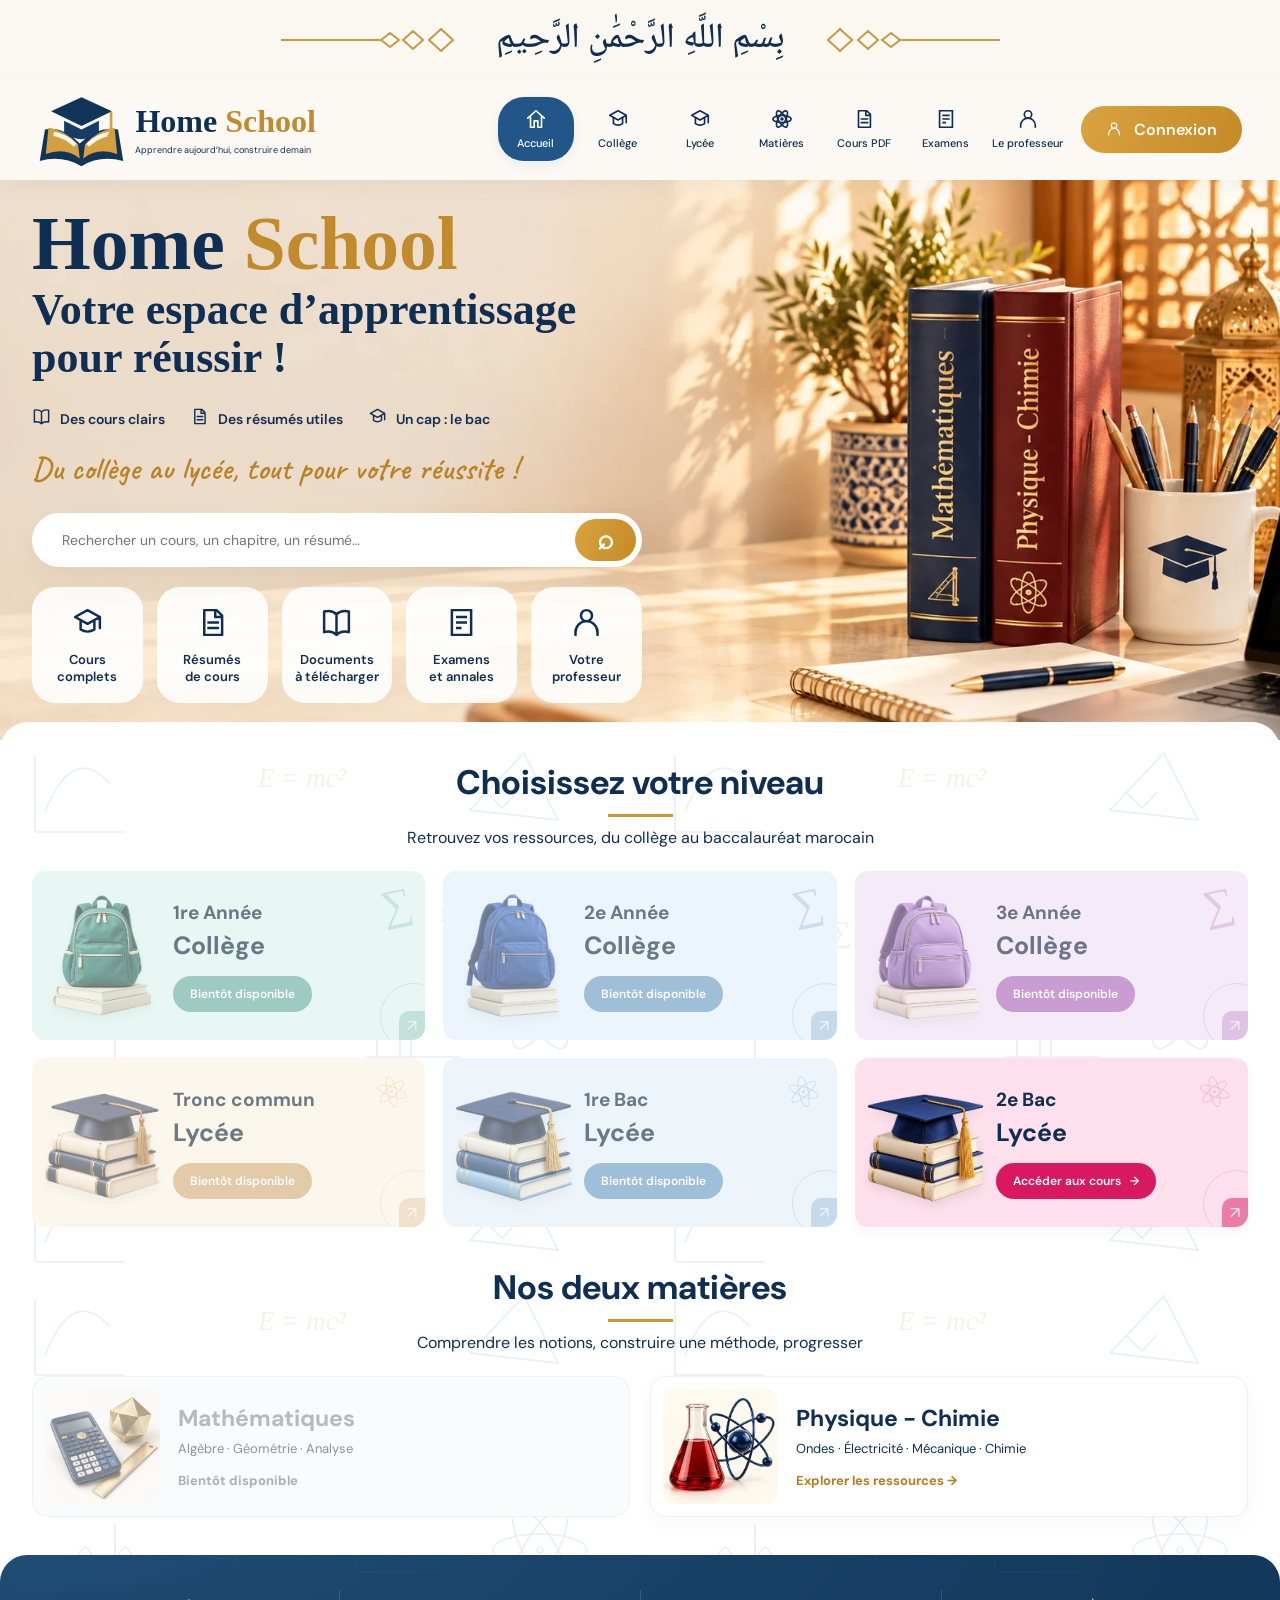
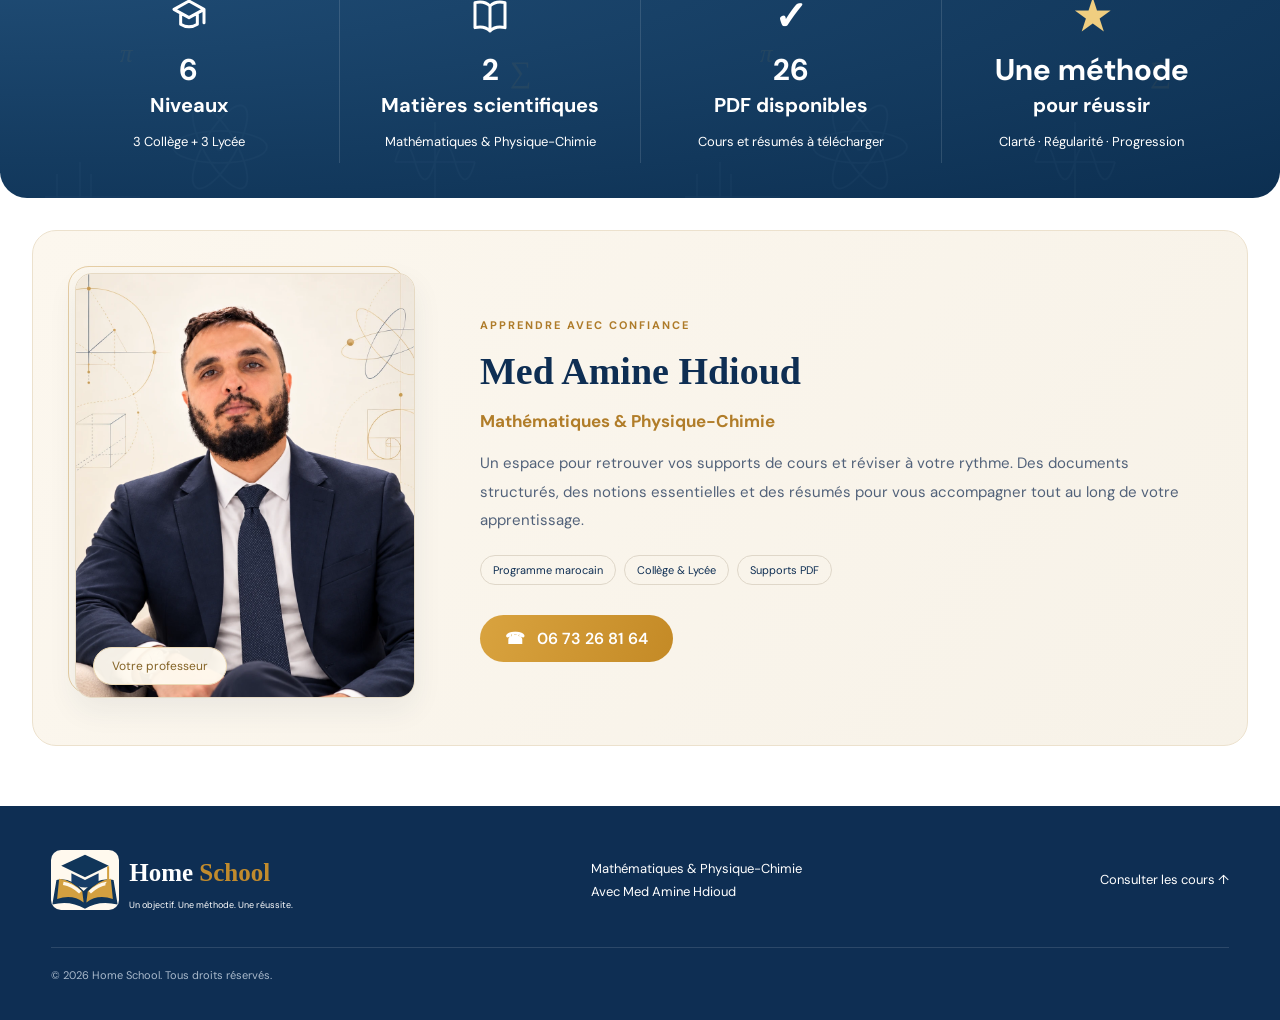
<file: index.html>
<!doctype html><html lang="fr"><head><meta charset="UTF-8"><meta name="viewport" content="width=device-width,initial-scale=1"><title>Home School | Med Amine Hdioud</title><meta name="description" content="Mathématiques et physique-chimie avec Med Amine Hdioud. Cours PDF, du collège au baccalauréat marocain."><link rel="icon" href="assets/logo.svg"><link rel="stylesheet" href="style.css"></head><body>
<script src="header.js"></script>
<main><section class="hero"><div class="hero-inner"><h1>Home <em>School</em></h1><h2>Votre espace d’apprentissage<br>pour réussir !</h2><div class="benefits"><span><svg class="icon" viewBox="0 0 24 24" fill="none" stroke="currentColor" stroke-width="1.8" stroke-linecap="round" stroke-linejoin="round" aria-hidden="true"><path d="M3 4c4-1 7 0 9 2 2-2 5-3 9-2v15c-4-1-7 0-9 2-2-2-5-3-9-2V4Zm9 2v15"/></svg> &nbsp; Des cours clairs</span><span><svg class="icon" viewBox="0 0 24 24" fill="none" stroke="currentColor" stroke-width="1.8" stroke-linecap="round" stroke-linejoin="round" aria-hidden="true"><path d="M6 3h9l4 4v14H6V3Zm8 0v5h5M9 12h7m-7 4h7"/></svg> &nbsp; Des résumés utiles</span><span><svg class="icon" viewBox="0 0 24 24" fill="none" stroke="currentColor" stroke-width="1.8" stroke-linecap="round" stroke-linejoin="round" aria-hidden="true"><path d="m3 8 9-5 9 5-9 5-9-5Zm4 3v6c3 2 7 2 10 0v-6M21 8v8"/></svg> &nbsp; Un cap : le bac</span></div><p class="handwriting">Du collège au lycée, tout pour votre réussite !</p><form id="hero-search"><input aria-label="Rechercher un cours" placeholder="Rechercher un cours, un chapitre, un résumé…"><button class="gold" aria-label="Rechercher">⌕</button></form><div class="features"><a href="cours"><b><svg class="icon" viewBox="0 0 24 24" fill="none" stroke="currentColor" stroke-width="1.8" stroke-linecap="round" stroke-linejoin="round" aria-hidden="true"><path d="m3 8 9-5 9 5-9 5-9-5Zm4 3v6c3 2 7 2 10 0v-6M21 8v8"/></svg></b>Cours<br>complets</a><a href="cours" data-type="Résumé"><b><svg class="icon" viewBox="0 0 24 24" fill="none" stroke="currentColor" stroke-width="1.8" stroke-linecap="round" stroke-linejoin="round" aria-hidden="true"><path d="M6 3h9l4 4v14H6V3Zm8 0v5h5M9 12h7m-7 4h7"/></svg></b>Résumés<br>de cours</a><a href="cours"><b><svg class="icon" viewBox="0 0 24 24" fill="none" stroke="currentColor" stroke-width="1.8" stroke-linecap="round" stroke-linejoin="round" aria-hidden="true"><path d="M3 4c4-1 7 0 9 2 2-2 5-3 9-2v15c-4-1-7 0-9 2-2-2-5-3-9-2V4Zm9 2v15"/></svg></b>Documents<br>à télécharger</a><a href="examens"><b><svg class="icon" viewBox="0 0 24 24" fill="none" stroke="currentColor" stroke-width="1.8" aria-hidden="true"><path d="M5 3h14v18H5zM8 8h8M8 12h8M8 16h4"/></svg></b>Examens<br>et annales</a><a href="#professeur"><b><svg class="icon" viewBox="0 0 24 24" fill="none" stroke="currentColor" stroke-width="1.8" stroke-linecap="round" stroke-linejoin="round" aria-hidden="true"><circle cx="12" cy="7" r="4"/><path d="M4 21v-2a8 8 0 0 1 16 0v2"/></svg></b>Votre<br>professeur</a></div></div></section>
<section id="niveaux" class="section levels"><h2>Choisissez votre niveau</h2><p class="subtitle">Retrouvez vos ressources, du collège au baccalauréat marocain</p><div class="level-grid" id="level-grid"></div></section>
<section id="matieres" class="section subjects"><h2>Nos deux matières</h2><p class="subtitle">Comprendre les notions, construire une méthode, progresser</p><div class="subject-grid"><button data-subject="Mathématiques"><img src="assets/math.webp" alt="Calculatrice et instruments de géométrie"><div><h3>Mathématiques</h3><p>Algèbre · Géométrie · Analyse</p><span>Explorer les ressources →</span></div></button><button data-subject="Physique-Chimie"><img src="assets/physics.webp" alt="Matériel de physique-chimie"><div><h3>Physique - Chimie</h3><p>Ondes · Électricité · Mécanique · Chimie</p><span>Explorer les ressources →</span></div></button></div></section>
<section class="stats"><div><b><svg class="icon" viewBox="0 0 24 24" fill="none" stroke="currentColor" stroke-width="1.8" stroke-linecap="round" stroke-linejoin="round" aria-hidden="true"><path d="m3 8 9-5 9 5-9 5-9-5Zm4 3v6c3 2 7 2 10 0v-6M21 8v8"/></svg></b><strong>6</strong><h3>Niveaux</h3><p>3 Collège + 3 Lycée</p></div><div><b><svg class="icon" viewBox="0 0 24 24" fill="none" stroke="currentColor" stroke-width="1.8" stroke-linecap="round" stroke-linejoin="round" aria-hidden="true"><path d="M3 4c4-1 7 0 9 2 2-2 5-3 9-2v15c-4-1-7 0-9 2-2-2-5-3-9-2V4Zm9 2v15"/></svg></b><strong>2</strong><h3>Matières scientifiques</h3><p>Mathématiques & Physique-Chimie</p></div><div><b>✓</b><strong>26</strong><h3>PDF disponibles</h3><p>Cours et résumés à télécharger</p></div><div><b class="star">★</b><strong>Une méthode</strong><h3>pour réussir</h3><p>Clarté · Régularité · Progression</p></div></section>

<section class="professor section" id="professeur"><div class="portrait"><img src="assets/professeur-costume.webp" alt="Med Amine Hdioud en costume bleu marine, professeur de mathématiques et de physique-chimie" loading="lazy"><span>Votre professeur</span></div><div><span class="eyebrow">APPRENDRE AVEC CONFIANCE</span><h2>Med Amine Hdioud</h2><h3>Mathématiques & Physique-Chimie</h3><p>Un espace pour retrouver vos supports de cours et réviser à votre rythme. Des documents structurés, des notions essentielles et des résumés pour vous accompagner tout au long de votre apprentissage.</p><div class="prof-tags"><span>Programme marocain</span><span>Collège & Lycée</span><span>Supports PDF</span></div><a class="gold contact" href="tel:+212673268164">☎ &nbsp; 06 73 26 81 64</a></div></section>
</main><footer><a class="brand" href="/"><img src="assets/logo.svg" alt=""><div>Home <em>School</em><small>Un objectif. Une méthode. Une réussite.</small></div></a><p>Mathématiques & Physique-Chimie<br>Avec Med Amine Hdioud</p><a href="cours">Consulter les cours ↑</a><small>© 2026 Home School. Tous droits réservés.</small></footer>
<script src="app.js"></script><script src="search.js"></script></body></html>
</file>
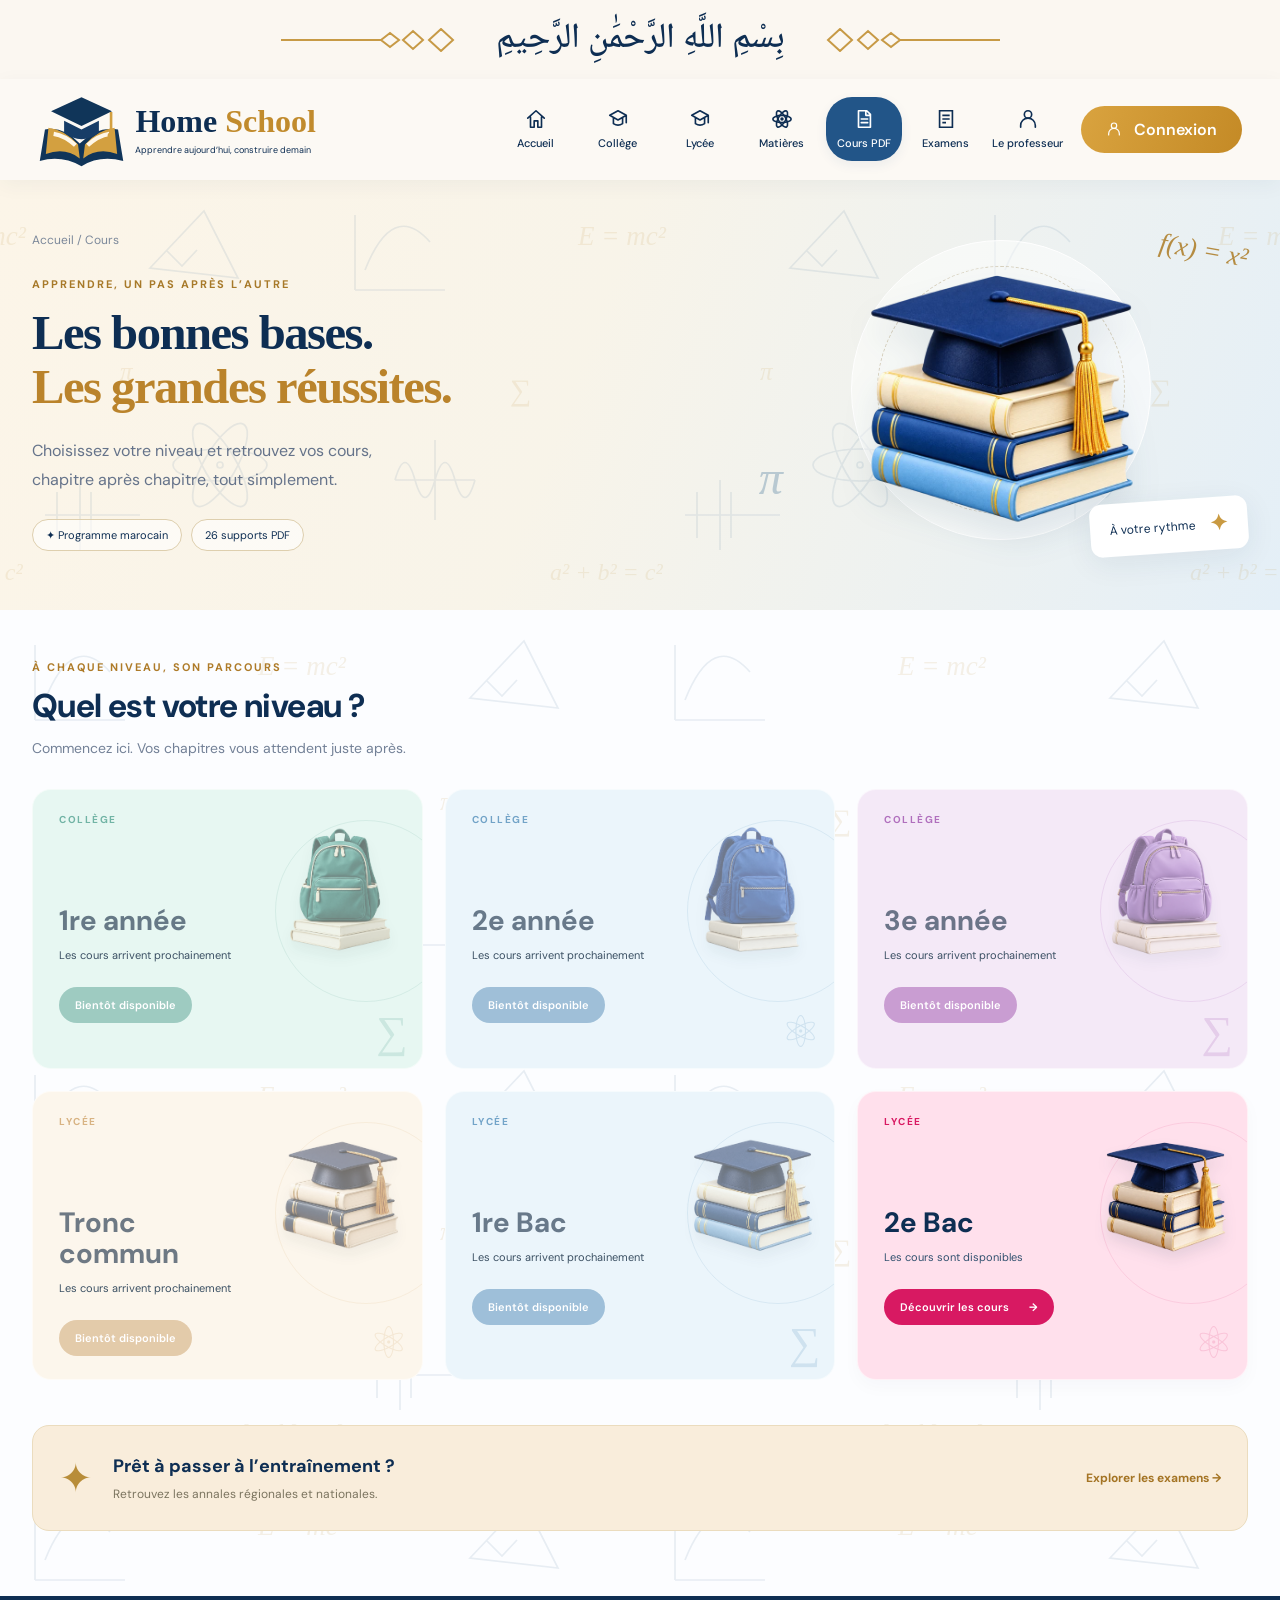
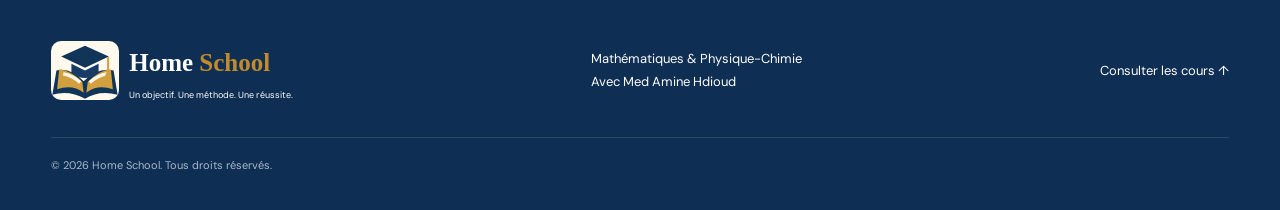
<file: cours.html>
<!doctype html><html lang="fr"><head><meta charset="UTF-8"><meta name="viewport" content="width=device-width,initial-scale=1"><title>Cours | Home School</title><meta name="description" content="Mathématiques et physique-chimie avec Med Amine Hdioud. Cours PDF, du collège au baccalauréat marocain."><link rel="icon" href="assets/logo.svg"><link rel="stylesheet" href="style.css"></head><body>
<script src="header.js"></script>
<main class="learning-page"><section class="learning-hero cours-hero"><div class="section learning-hero-inner"><div class="learning-hero-copy"><a class="breadcrumb" href="/">Accueil</a><span class="breadcrumb"> / Cours</span><p class="eyebrow">APPRENDRE, UN PAS APRÈS L’AUTRE</p><h1>Les bonnes bases.<br><em>Les grandes réussites.</em></h1><p class="hero-description">Choisissez votre niveau et retrouvez vos cours,<br> chapitre après chapitre, tout simplement.</p><div class="hero-chips"><span>✦ Programme marocain</span><span>26 supports PDF</span></div></div><div class="learning-art" aria-hidden="true"><div class="art-orbit"></div><span class="floating-formula">f(x) = x²</span><img src="assets/lycee2-cutout.webp" alt=""><span class="art-stamp">À votre rythme<b>✦</b></span><span class="art-pi">π</span></div></div></section><section class="section route-section" id="cours-content" aria-live="polite"><p class="loading">Chargement des ressources…</p></section></main><footer><a class="brand" href="/"><img src="assets/logo.svg" alt=""><div>Home <em>School</em><small>Un objectif. Une méthode. Une réussite.</small></div></a><p>Mathématiques & Physique-Chimie<br>Avec Med Amine Hdioud</p><a href="cours">Consulter les cours ↑</a><small>© 2026 Home School. Tous droits réservés.</small></footer>
<script src="app.js"></script><script src="cours.js"></script></body></html>
</file>
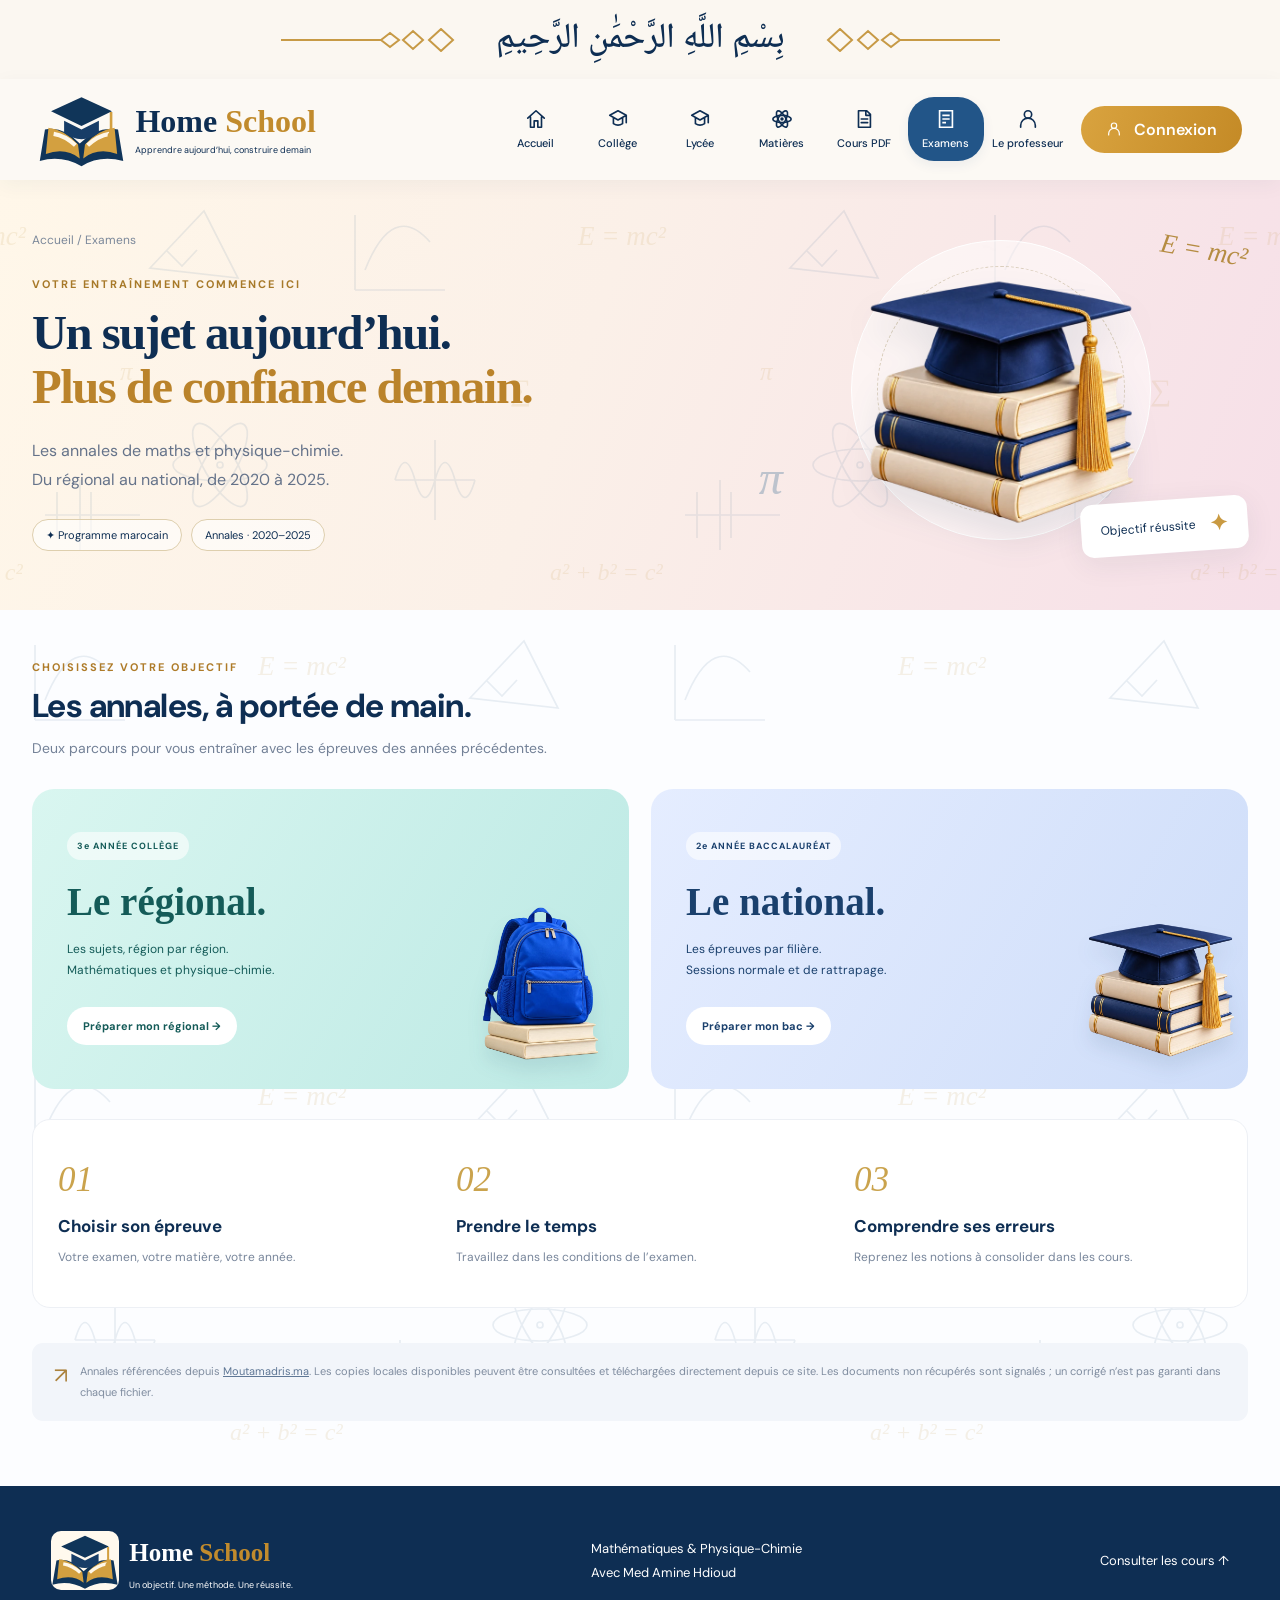
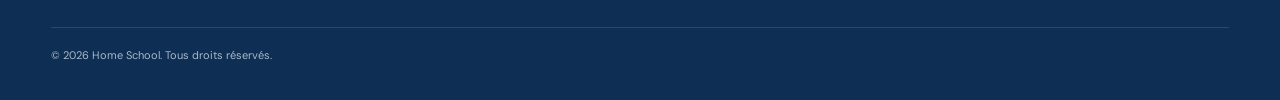
<file: examens.html>
<!doctype html><html lang="fr"><head><meta charset="UTF-8"><meta name="viewport" content="width=device-width,initial-scale=1"><title>Examens | Home School</title><meta name="description" content="Mathématiques et physique-chimie avec Med Amine Hdioud. Cours PDF, du collège au baccalauréat marocain."><link rel="icon" href="assets/logo.svg"><link rel="stylesheet" href="style.css"></head><body>
<script src="header.js"></script>
<main class="learning-page"><section class="learning-hero examens-hero"><div class="section learning-hero-inner"><div class="learning-hero-copy"><a class="breadcrumb" href="/">Accueil</a><span class="breadcrumb"> / Examens</span><p class="eyebrow">VOTRE ENTRAÎNEMENT COMMENCE ICI</p><h1>Un sujet aujourd’hui.<br><em>Plus de confiance demain.</em></h1><p class="hero-description">Les annales de maths et physique-chimie.<br> Du régional au national, de 2020 à 2025.</p><div class="hero-chips"><span>✦ Programme marocain</span><span>Annales · 2020–2025</span></div></div><div class="learning-art" aria-hidden="true"><div class="art-orbit"></div><span class="floating-formula">E = mc²</span><img src="assets/lycee3-cutout.webp" alt=""><span class="art-stamp">Objectif réussite<b>✦</b></span><span class="art-pi">π</span></div></div></section><section class="section route-section" id="examens-content" aria-live="polite"><p class="loading">Chargement des ressources…</p></section></main><footer><a class="brand" href="/"><img src="assets/logo.svg" alt=""><div>Home <em>School</em><small>Un objectif. Une méthode. Une réussite.</small></div></a><p>Mathématiques & Physique-Chimie<br>Avec Med Amine Hdioud</p><a href="cours">Consulter les cours ↑</a><small>© 2026 Home School. Tous droits réservés.</small></footer>
<script src="app.js"></script><script src="examens.js"></script></body></html>
</file>
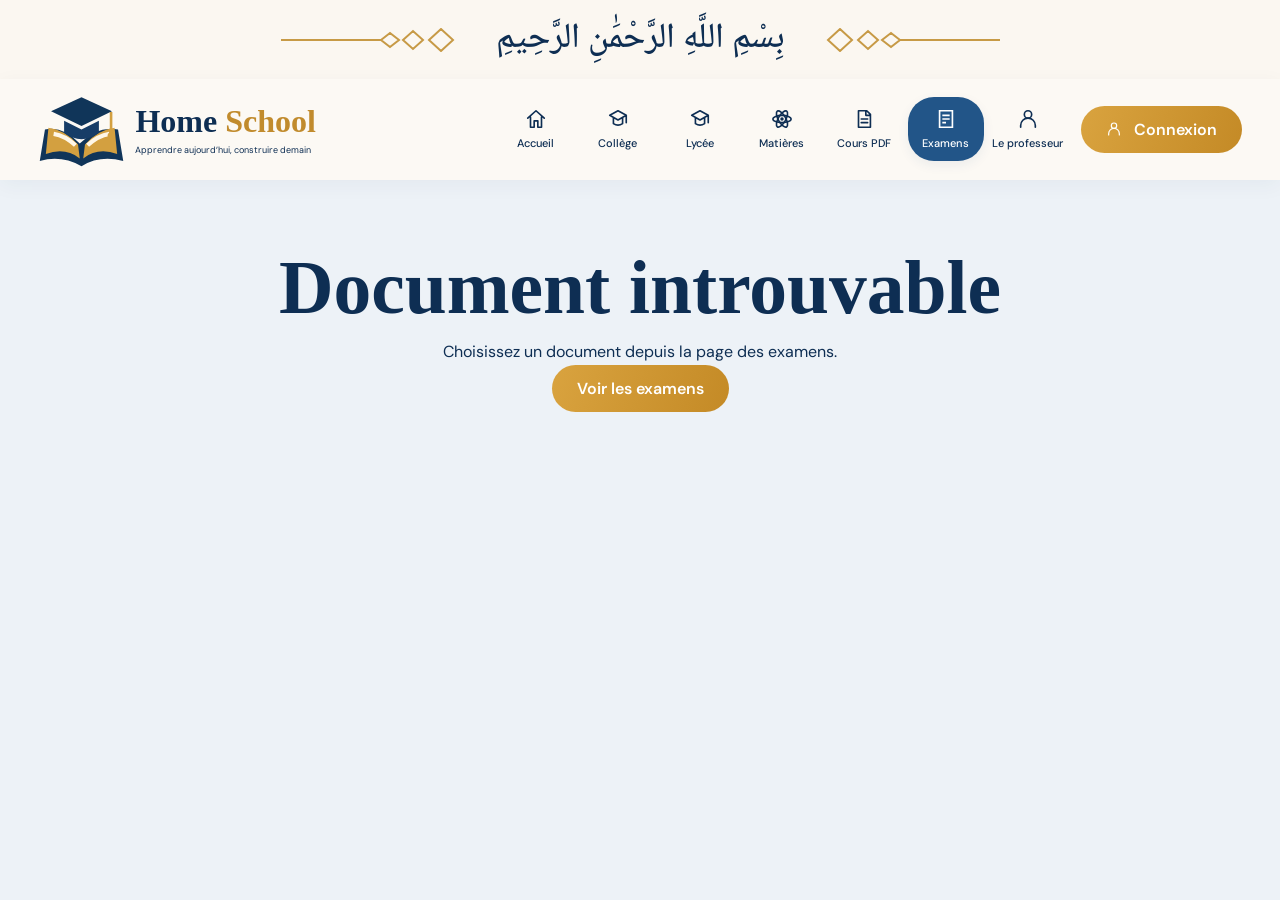
<file: lecteur.html>
<!doctype html><html lang="fr"><head><meta charset="utf-8"><meta name="viewport" content="width=device-width,initial-scale=1"><title>Lecteur PDF | Home School</title><link rel="icon" href="assets/logo.svg"><link rel="stylesheet" href="style.css"><style>body{background:#edf2f7}.reader-header{background:#fffaf3;display:flex;align-items:center;justify-content:space-between;gap:20px;padding:15px 3%;border-bottom:1px solid #e2e7ef}.reader-header .brand img{width:60px}.reader-header .brand div{font-size:25px}.reader-back{font-size:12px}.reader-toolbar{display:flex;gap:20px;align-items:center;justify-content:space-between;padding:18px 3%;background:#fff}.reader-toolbar>div{flex:1;min-width:0}.reader-toolbar h1{font:700 19px/1.4 'DM Sans',Arial;margin:0 0 6px}.reader-toolbar p{font-size:11px;color:#8291a3;margin:0}.reader-actions{display:flex;gap:9px;flex-wrap:wrap}.reader-actions a{display:inline-block;font-size:12px;padding:11px 16px;border-radius:8px;white-space:nowrap}.reader-actions a:first-child{border:1px solid #d8e2ec;color:#42688c}.reader-actions a:last-child{background:#ce962e;color:white}iframe{display:block;width:100%;height:calc(100dvh - 178px);min-height:500px;border:0;background:#dce3ed}.reader-error{text-align:center;padding:70px 20px}@media(max-width:650px){.reader-header{padding:13px 18px;gap:10px}.reader-header .brand div{font-size:21px}.reader-header .brand img{width:48px}.reader-back{font-size:10px}.reader-toolbar{padding:18px;display:block}.reader-toolbar h1{font-size:16px}.reader-actions{margin-top:15px}.reader-actions a{font-size:11px}iframe{height:calc(100dvh - 240px);min-height:450px}}.pdf-controls{display:flex;gap:10px;align-items:center;justify-content:center;background:#f8fafc;border-block:1px solid #e0e7ef;padding:10px;position:sticky;top:0;z-index:3}.pdf-controls button{border:1px solid #d4dfeb;border-radius:6px;background:white;color:#234d73;min-width:34px;height:32px}.pdf-controls button:disabled{opacity:.35;cursor:default}.pdf-controls label{flex-direction:row;align-items:center;gap:7px;font-size:11px}.pdf-controls input{width:50px;padding:6px;text-align:center;font-size:12px}.pdf-controls>span{font-size:12px;color:#58708a}.control-divider{height:22px;border-left:1px solid #d9e2ec;margin:0 8px}#reader-pages{padding:22px 16px 40px;overflow:auto;min-height:65vh;background:#e0e6ee}#pdf-canvas{display:block;margin:auto;background:#fff;box-shadow:0 5px 25px #17334f20}#pdf-status{font-size:12px;text-align:center;background:#f8fafc;padding:8px;margin:0;color:#677c93}#pdf-status:empty{display:none}@media(max-width:520px){.pdf-controls{gap:6px;padding:10px 5px}.pdf-controls button{min-width:29px}.pdf-controls input{width:43px}.control-divider{margin:0 3px}#reader-pages{padding:15px 9px 30px}.pdf-controls>span{font-size:11px}}</style></head><body><script src="header.js"></script><main id="reader"><div class="reader-toolbar"><div><h1 id="document-title">Votre document PDF</h1><p>Copie locale · Consultation et téléchargement</p></div><div class="reader-actions"><a id="open-pdf" target="_blank" rel="noopener">Ouvrir le PDF ↗</a><a id="download-pdf" download>Télécharger ↓</a></div></div><div class="pdf-controls" aria-label="Navigation dans le PDF"><button id="previous-page" aria-label="Page précédente" disabled>←</button><label>Page <input id="page-number" type="number" min="1" value="1" aria-label="Numéro de page"></label><span id="page-total">/ …</span><button id="next-page" aria-label="Page suivante" disabled>→</button><span class="control-divider"></span><button id="zoom-out" aria-label="Réduire le zoom">−</button><span id="zoom-value">100 %</span><button id="zoom-in" aria-label="Agrandir le document">+</button></div><p id="pdf-status" role="status">Chargement du document…</p><div id="reader-pages"><canvas id="pdf-canvas" aria-label="Page du document PDF"></canvas></div></main><script src="app.js"></script><script type="module" src="lecteur.js"></script></body></html>
</file>
<file: style.css>
@import url('https://fonts.googleapis.com/css2?family=Caveat:wght@500;600&family=DM+Sans:wght@400;500;600;700&family=Noto+Naskh+Arabic:wght@500&display=swap');
:root{--navy:#0e2e53;--gold:#ce962e;--ink:#142b48;--cream:#fbf7f1}*{box-sizing:border-box}html{scroll-behavior:smooth;scroll-padding-top:95px}body{margin:0;color:var(--navy);font-family:'DM Sans',Arial,sans-serif;background:#fff}button,input,select{font:inherit}button,a,input,select{-webkit-tap-highlight-color:transparent}button,a{touch-action:manipulation}button{cursor:pointer}a{color:inherit;text-decoration:none}button:focus-visible,a:focus-visible{outline:3px solid #c28d28;outline-offset:4px}.bismillah{height:79px;background:var(--cream);display:flex;align-items:center;justify-content:center;gap:35px}.bismillah b{font-family:'Noto Naskh Arabic',serif;font-size:35px;font-weight:500}.bismillah span{color:#c79a46;letter-spacing:2px}header{position:relative;z-index:5;background:#fcf9f4;min-height:93px;display:flex;align-items:center;justify-content:space-between;padding:12px max(3%,calc((100% - 1280px)/2));gap:25px;box-shadow:0 5px 20px #1637540c}.brand{display:flex;align-items:center;gap:10px;white-space:nowrap}.brand img{width:87px}.brand div{font-family:Georgia,serif;font-size:32px;font-weight:bold}.brand em,h1 em{color:#c18b2d;font-style:normal}.brand small{display:block;font:9px 'DM Sans',Arial;margin-top:4px}nav{display:flex;align-items:center;gap:23px}nav>a{text-align:center;font-size:26px;line-height:1}nav>a span{display:block;font-size:12px;margin-top:8px}nav>a.active{background:#225588;color:white;padding:8px 25px;border-radius:30px}.gold{border:0;background:linear-gradient(110deg,#d9a33f,#c48a26);color:white;border-radius:30px;padding:13px 25px;font-weight:600}.menu{display:none}.hero{background:#f5ecdf url('assets/hero.webp') center/cover no-repeat;min-height:560px}.hero-inner{max-width:1280px;margin:auto;padding:26px 32px 28px}h1{font:700 clamp(54px,5.9vw,80px)/1 Georgia,serif;margin:0 0 5px}h2{font-weight:700} .hero h2{font:700 clamp(30px,3.5vw,44px)/1.1 Georgia,serif;margin:0 0 24px}.benefits{display:flex;gap:25px;font-size:14px;font-weight:600}.handwriting{font:600 32px 'Caveat',cursive;color:#b98226;margin:20px 0 24px}#hero-search{width:610px;max-width:54%;display:flex;padding:6px;background:#fff;border-radius:40px;box-shadow:0 10px 25px #54463712}#hero-search input{border:0;outline:none;min-width:0;flex:1;padding:12px 24px;background:transparent;font-size:14px}#hero-search button{font-size:28px;padding:0 22px}.features{display:flex;gap:16px;margin-top:20px;width:550px;max-width:51%}.features a{flex:1;border-radius:23px;background:#ffffffdf;padding:15px 9px;text-align:center;font-size:13px;font-weight:600;box-shadow:0 6px 20px #8e705208}.features b{display:block;font-size:32px;margin-bottom:5px}.section{max-width:1280px;margin:auto;padding:38px 32px}.section>h2{text-align:center;margin:0;font-size:34px}.section>h2:after{content:'';display:block;width:65px;height:3px;background:var(--gold);margin:9px auto}.subtitle{text-align:center;margin:10px 0 23px;font-size:16px}.levels{background:white;border-radius:28px 28px 0 0;margin-top:-18px;position:relative}.level-grid{display:grid;grid-template-columns:repeat(3,1fr);gap:18px}.level-card{position:relative;border:0;display:flex;align-items:center;overflow:hidden;text-align:left;border-radius:13px;min-height:163px;padding:14px 12px 14px 0;box-shadow:0 5px 14px #142c4e0b;color:var(--navy)}.level-card img{width:37%;mix-blend-mode:multiply;object-fit:contain}.level-card .level-copy{position:relative;flex:1}.level-card h3{font-size:25px;line-height:1.1;margin:3px 0 17px}.level-card h3 small{display:block;font-size:19px;margin-bottom:6px}.level-card .pill{display:inline-block;background:var(--accent);border-radius:25px;padding:10px 17px;font-size:12px;color:white;font-weight:600}.level-card:after{content:'↗';position:absolute;right:0;bottom:0;background:var(--accent);color:white;opacity:.5;padding:4px 8px;border-radius:10px 0 0}.level-card:hover{transform:translateY(-3px);transition:.2s}.subjects{padding-top:0}.subject-grid{display:grid;grid-template-columns:1fr 1fr;gap:20px}.subject-grid button{display:flex;align-items:center;border:1px solid #edf0f4;background:#fff;border-radius:16px;padding:12px;text-align:left;color:var(--navy);box-shadow:0 6px 20px #16375409}.subject-grid img{width:115px;height:115px;object-fit:cover;border-radius:12px;margin-right:18px}.subject-grid h3{font-size:23px;margin:0 0 7px}.subject-grid p{font-size:13px;margin:0 0 12px}.subject-grid span{color:#b67c20;font-size:13px;font-weight:700}.stats{display:grid;grid-template-columns:repeat(4,1fr);background:radial-gradient(ellipse at top left,#204d76,#0c2f51);color:white;border-radius:27px;padding:35px 3%;gap:0;max-width:1350px;margin:0 auto 32px;text-align:center}.stats>div+div{border-left:1px solid #ffffff21}.stats b{display:block;font-size:40px;margin-bottom:8px}.stats strong{font-size:30px}.stats h3{font-size:20px;margin:3px 0 15px}.stats p{font-size:13px}.star{color:#f0ce80}.eyebrow{font-size:11px;letter-spacing:2px;font-weight:700;color:#ae7b29}.section-top{display:flex;align-items:center;justify-content:space-between;gap:20px}.section-top h2{font-size:34px;margin:9px 0}.section-top p{font-size:14px}.pdf-count{background:#edf6f5;padding:10px 16px;color:#287264;font-size:12px;border-radius:20px;white-space:nowrap}.filters{background:#f7f9fc;border:1px solid #e9edf2;border-radius:15px;padding:20px;display:grid;grid-template-columns:2fr 1fr 1.3fr 1.2fr;gap:15px;margin-top:25px}label{font-size:12px;font-weight:600;display:flex;flex-direction:column;gap:7px}input,select{border:1px solid #dbe1e9;border-radius:7px;background:white;padding:11px;color:var(--navy);width:100%;min-width:0;font-size:13px}.chapter-tabs{display:flex;gap:8px;flex-wrap:wrap;margin:20px 0 5px}.chapter-tabs button{border:1px solid #e0e6ec;border-radius:20px;padding:8px 15px;color:var(--navy);background:white;font-size:12px}.chapter-tabs button.selected{background:var(--navy);border-color:var(--navy);color:white}.results-bar{display:flex;justify-content:space-between;align-items:center;font-size:12px;color:#738096}.results-bar button{background:none;border:0;color:#54708d;font-size:12px}.course-row{display:flex;align-items:center;gap:18px;border-bottom:1px solid #e8edf3;padding:18px 8px}.pdf-icon{padding:12px 9px;border-radius:10px;background:#fcf0ee;color:#b8544d;font-size:11px;font-weight:700}.course-info{flex:1}.course-info h3{font-size:15px;margin:0 0 6px}.course-info p{font-size:11px;color:#778499;margin:0}.course-actions{display:flex;gap:10px;align-items:center}.course-actions a{font-size:12px;border:1px solid #dae3ed;border-radius:7px;padding:8px 13px}.course-actions a:last-child{background:#f3f6fa}.library-note{font-size:12px;line-height:1.8;color:#748093;padding-top:20px}.empty{text-align:center;background:#f7f9fb;border-radius:15px;padding:45px 20px}.empty p{font-size:14px;color:#758498}.professor{display:grid;grid-template-columns:340px 1fr;gap:65px;align-items:center;background:#fbf7f0;border-radius:24px;padding:42px;max-width:1216px;margin:30px auto 60px}.portrait{position:relative;height:370px}.portrait img{width:100%;height:100%;object-fit:cover;object-position:center 30%;border-radius:15px}.portrait span{position:absolute;bottom:18px;left:18px;background:white;padding:10px 18px;border-radius:20px;font-size:12px}.professor h2{font:700 38px Georgia;margin:15px 0 10px}.professor h3{font-size:17px;color:#b17d29}.professor p{font-size:15px;line-height:1.9;color:#52627a}.prof-tags{display:flex;flex-wrap:wrap;gap:8px;margin:20px 0 30px}.prof-tags span{font-size:11px;border:1px solid #dfd7c9;padding:7px 12px;border-radius:20px}.contact{display:inline-block}footer{padding:38px max(4%,calc((100% - 1216px)/2));background:#0e2e53;color:#fff;display:flex;flex-wrap:wrap;align-items:center;justify-content:space-between;gap:30px}footer .brand img{background:#fff9ee;border-radius:10px;width:68px}footer .brand div{font-size:25px}footer p,footer>a{font-size:13px;line-height:1.8}footer>small{border-top:1px solid #ffffff20;flex-basis:100%;padding-top:20px;font-size:11px;color:#a9b9cb}dialog{border:0;border-radius:22px;width:450px;max-width:calc(100% - 30px);padding:35px;color:var(--navy);box-shadow:0 20px 100px #05172960}dialog::backdrop{background:#0c244c85;backdrop-filter:blur(4px)}dialog>img{width:70px;display:block;margin:auto}dialog h2{text-align:center;font:700 28px Georgia}dialog>p{text-align:center;font-size:13px;line-height:1.7;color:#77849a}.close{position:absolute;right:16px;top:12px;border:0;background:none;font-size:30px;color:#728094}.demo{display:block;text-align:center;font-size:11px;color:#9d742a;background:#fbf5e8;padding:9px;border-radius:5px}#login-form{display:grid;gap:18px;margin-top:24px}#login-status{font-size:12px}.menu{border:0;background:transparent;color:var(--navy);font-size:28px}
@media(min-width:1500px){.hero{background-position:center 48%}}@media(max-width:1100px){header{gap:10px;padding:10px 3%}.brand img{width:67px}.brand div{font-size:27px}nav{gap:16px}nav>a span{font-size:10px}nav .gold{padding:12px 16px}.hero-inner{padding-left:4%}.hero h2{font-size:38px}.level-card h3{font-size:22px}.level-card h3 small{font-size:16px}.level-card .pill{font-size:10px;padding:9px 13px}.professor{margin:30px 25px 50px}}@media(max-width:800px){.bismillah{height:62px;gap:15px}.bismillah b{font-size:27px}.bismillah span{font-size:10px}header{min-height:76px}.menu{display:block}nav{display:none;position:absolute;left:0;right:0;top:100%;background:#fffaf3;padding:20px;flex-wrap:wrap;justify-content:center;box-shadow:0 10px 20px #16375420}nav.open{display:flex}nav>a span{font-size:12px}.hero{background-position:62% center;min-height:520px;position:relative}.hero:before{content:'';position:absolute;inset:0;background:linear-gradient(90deg,#fcf4eaeF 0%,#fcf4eacc 40%,#fcf4ea22 100%)}.hero-inner{position:relative;padding:28px 25px 40px}.hero h1{font-size:58px}.hero h2{font-size:33px}.benefits{font-size:11px;gap:13px}.handwriting{font-size:27px}#hero-search{max-width:83%;width:560px}.features{max-width:80%;width:510px;gap:10px}.section{padding:30px 22px}.level-grid{grid-template-columns:repeat(2,1fr);gap:13px}.section>h2{font-size:28px}.subtitle{font-size:14px}.subject-grid{gap:12px}.subject-grid button{padding:8px}.subject-grid img{width:80px;height:90px;margin-right:8px}.subject-grid h3{font-size:17px}.subject-grid p{font-size:11px}.subject-grid span{font-size:10px}.stats{border-radius:20px;margin:0 15px 15px}.stats strong{font-size:24px}.stats h3{font-size:15px}.stats p{font-size:10px;padding:0 8px}.filters{grid-template-columns:1fr 1fr}.section-top h2{font-size:29px}.professor{grid-template-columns:260px 1fr;gap:30px;padding:25px}.portrait{height:330px}.professor h2{font-size:30px}.professor p{font-size:13px}}@media(max-width:520px){.bismillah span{display:none}.brand div{font-size:27px}.brand img{width:65px}.hero{background-position:66% center}.hero:before{background:#fcf4eacc}.hero-inner{padding:24px 20px 40px}.hero h1{font-size:49px}.hero h2{font-size:29px}.benefits{flex-wrap:wrap;gap:10px;font-size:11px}.handwriting{font-size:25px;margin:17px 0 20px}#hero-search{max-width:100%}#hero-search input{font-size:11px;padding:12px}.features{max-width:100%;gap:8px}.features a{font-size:10px;padding:12px 5px;border-radius:15px}.features b{font-size:28px}.level-grid{gap:10px}.level-card{min-height:160px;display:block;padding:13px 9px}.level-card img{position:absolute;width:75px;right:-8px;top:4px;opacity:.8}.level-card h3{font-size:22px;margin:8px 0 22px}.level-card h3 small{font-size:13px;max-width:105px}.level-card .pill{padding:9px;font-size:9px}.section>h2{font-size:25px}.subtitle{line-height:1.6}.subject-grid{grid-template-columns:1fr}.subject-grid img{width:90px;height:90px;margin-right:15px}.subject-grid h3{font-size:21px}.subject-grid p{font-size:12px}.subject-grid span{font-size:12px}.stats{grid-template-columns:1fr 1fr;padding:22px 10px;gap:25px 0}.stats>div:nth-child(3){border:0}.stats b{font-size:30px}.stats h3{margin-bottom:8px}.stats p{font-size:11px}.section-top{display:block}.pdf-count{display:inline-block;margin-top:8px}.filters{padding:14px;gap:12px}.filters label:first-child{grid-column:1/-1}.filters label:last-child{grid-column:1/-1}.course-row{gap:10px;flex-wrap:wrap}.course-info{min-width:220px}.course-info h3{font-size:14px}.course-actions{margin-left:46px}.course-actions a{font-size:11px}.professor{grid-template-columns:1fr;margin:15px 20px 35px;padding:22px;gap:25px}.portrait{height:330px}.professor h2{font-size:30px}.professor p{font-size:14px}.results-bar{gap:10px}.results-bar button{font-size:10px}footer{padding:30px 22px;gap:20px}footer .brand{flex-basis:100%}}


.icon{width:1em;height:1em;vertical-align:-.15em;display:inline-block}nav>a>.icon{width:23px;height:23px}.features b .icon{width:33px;height:33px}.stats b .icon{width:40px;height:40px}.benefits .icon{width:19px;height:19px}button.login-open .icon{width:16px;height:16px}

/* Separate course page, transparent illustrations and science decorations. */
.levels,.subjects,.courses-page{background-image:url('assets/science-pattern.svg');background-repeat:repeat;background-size:640px 430px}
.levels{background-color:white}.subjects{background-color:#fff}.level-card{isolation:isolate}.level-card img{mix-blend-mode:normal;position:relative;z-index:1;opacity:1;filter:drop-shadow(0 6px 5px #18395416);padding:4px}.level-copy{z-index:2}.level-doodle{position:absolute;right:14px;top:9px;color:var(--accent);font:43px Georgia;opacity:.17;transform:rotate(-12deg);pointer-events:none}.level-card:before{content:'';position:absolute;width:65px;height:65px;border:1px solid var(--accent);border-radius:50%;right:-22px;bottom:-10px;opacity:.14}.level-card h3 small{line-height:1.3}.bismillah{padding:0 16px}.bismillah>span{display:block!important;min-width:0;white-space:nowrap;overflow:hidden;font-size:14px}.bismillah b{flex-shrink:0}.courses-page{background-color:#fcfdff;padding-bottom:25px}.courses-intro{padding-top:40px;padding-bottom:30px}.breadcrumb{font-size:12px;color:#7b889a}.courses-intro h1{font:700 48px/1.14 Georgia;margin:25px 0 18px}.courses-intro p{font-size:15px;line-height:1.8;color:#61748b}.courses-page .library{background:#fff;border:1px solid #eaf0f5;border-radius:20px;box-shadow:0 10px 30px #14365905;margin-bottom:40px}.courses-page .library .section-top h2{font-size:28px}.stats{position:relative;overflow:hidden}.stats:before{content:'';position:absolute;inset:0;background:url('assets/science-pattern.svg') center/640px;opacity:.6;pointer-events:none}.stats>div{position:relative}
@media(max-width:800px){.bismillah{gap:12px}.bismillah>span{font-size:11px;flex:1;max-width:130px}.courses-page .library{margin:0 18px 20px}.courses-intro h1{font-size:40px}}
@media(max-width:520px){.bismillah{gap:7px;padding:0 9px;height:62px}.bismillah>span{display:block!important;font-size:9px;letter-spacing:0;flex:1}.bismillah b{font-size:clamp(21px,6vw,27px)}.level-card{display:flex;flex-direction:column;align-items:flex-start;min-height:230px;padding:12px}.level-card img{position:relative;top:auto;right:auto;width:89px;height:95px;object-fit:contain;align-self:center;padding:0;opacity:1;margin-bottom:4px}.level-card .level-copy{width:100%}.level-card h3{font-size:22px;margin:3px 0 14px}.level-card h3 small{font-size:13px;max-width:none}.level-doodle{font-size:32px;right:10px;top:10px}.level-card .pill{font-size:10px;padding:9px 10px}.courses-intro h1{font-size:34px}.courses-intro p{font-size:13px}.courses-page .library .section-top h2{font-size:26px}.courses-page .library{padding:23px 15px}.course-info{min-width:0;width:calc(100% - 55px);flex:1}.course-info h3{overflow-wrap:anywhere}}
@media(prefers-reduced-motion:reduce){html{scroll-behavior:auto}.level-card:hover{transform:none}}

.bismillah>span{overflow:visible;flex:0 1 180px}.header-ornament{display:block;width:100%;height:24px}.ornament-right{transform:scaleX(-1)}@media(max-width:520px){.bismillah>span{flex:1;min-width:22px}.header-ornament{height:17px}.bismillah b{font-size:clamp(20px,6vw,27px)}}
@media(max-width:520px){.hero h1{font-size:clamp(37px,10.5vw,49px);white-space:nowrap}}
/* Learning spaces — shared with the original navy and gold identity. */
.learning-page{background:#fcfdff url('assets/science-pattern.svg') repeat;background-size:640px 430px}.learning-hero{overflow:hidden;background:linear-gradient(110deg,#fcf5e8,#f8f4e9 45%,#e4eff7);position:relative}.learning-hero:before{content:'';position:absolute;inset:0;background:url('assets/science-pattern.svg') center/640px;pointer-events:none}.examens-hero{background:linear-gradient(110deg,#fff7e9,#fbf0e8 45%,#f6dfe8)}.learning-hero-inner{display:grid;grid-template-columns:1.4fr 1fr;align-items:center;gap:30px;min-height:430px;padding-top:30px;padding-bottom:40px;position:relative}.learning-hero-copy>.eyebrow{margin:28px 0 15px;color:#a77929}.learning-hero h1{font:700 clamp(35px,3.8vw,53px)/1.12 Georgia;margin:0 0 22px;letter-spacing:-1.5px}.learning-hero h1 em{font-style:normal;color:#ba832b}.hero-description{font-size:16px;line-height:1.8;color:#65738a;margin:0}.hero-chips{display:flex;gap:9px;margin-top:25px;flex-wrap:wrap}.hero-chips span{font-size:11px;padding:8px 13px;border-radius:20px;border:1px solid #decfae;background:#fff9}.learning-art{position:relative;display:flex;align-items:center;justify-content:center;height:330px}.learning-art>img{position:relative;width:82%;height:300px;object-fit:contain;filter:drop-shadow(0 18px 16px #1836541a);animation:float-art 6s ease-in-out infinite;z-index:1}.art-orbit{position:absolute;width:300px;height:300px;border-radius:50%;background:#fff7;border:1px solid #fff}.art-orbit:after{content:'';position:absolute;inset:25px;border:1px dashed #b7a78380;border-radius:50%}.floating-formula{position:absolute;right:0;top:10px;transform:rotate(10deg);font:italic 27px Georgia;color:#b58c42;animation:float-art 8s ease-in-out infinite}.art-pi{position:absolute;left:5px;bottom:50px;font:italic 48px Georgia;color:#45749a55}.art-stamp{position:absolute;bottom:2px;right:0;z-index:2;display:flex;align-items:center;gap:14px;background:#fff;box-shadow:0 7px 30px #16375413;padding:12px 20px;border-radius:12px;transform:rotate(-4deg);font-size:12px}.art-stamp b{color:#c99a42;font-size:22px}.route-section{padding-top:45px;padding-bottom:65px;min-height:500px}.route-heading{margin-bottom:28px}.route-heading h2{font-size:33px;line-height:1.2;margin:10px 0 12px;letter-spacing:-.6px}.route-heading p{font-size:14px;color:#738197;line-height:1.7;margin:0}.study-level-grid{display:grid;grid-template-columns:repeat(3,1fr);gap:22px}.study-level{position:relative;isolation:isolate;display:flex;flex-direction:column;min-height:280px;padding:23px 26px;border-radius:19px;background:var(--card-bg);border:1px solid #ffffff90;box-shadow:0 7px 18px #12365307;overflow:hidden;transition:transform .25s,box-shadow .25s}.study-level:hover{transform:translateY(-5px);box-shadow:0 14px 25px #12365314}.study-level:before{content:'';position:absolute;right:-35px;top:30px;width:180px;height:180px;border:1px solid var(--accent);opacity:.1;border-radius:50%;z-index:-1}.study-cycle{font-size:10px;letter-spacing:1.5px;font-weight:700;color:var(--accent);text-transform:uppercase}.study-level img{width:135px;height:140px;object-fit:contain;align-self:center;position:absolute;right:14px;top:30px;filter:drop-shadow(0 8px 7px #1236531a)}.study-level>div{margin-top:80px;position:relative;max-width:70%}.study-level h3{font-size:28px;line-height:1.1;margin:0 0 10px;max-width:180px}.study-level p{font-size:11px;line-height:1.5;color:#31516f;margin:0}.study-go{margin-top:24px;padding:11px 16px;background:var(--accent);color:white;align-self:flex-start;display:flex;gap:20px;align-items:center;font-size:11px;font-weight:600;border-radius:25px}.study-symbol{position:absolute;right:14px;bottom:10px;font:44px Georgia;color:var(--accent);opacity:.14}.soft-banner{display:flex;gap:20px;align-items:center;justify-content:space-between;border-radius:17px;background:#f9eddb;border:1px solid #ebdcbe;padding:26px;margin-top:45px}.soft-banner-icon{font-size:40px;color:#b88d39}.soft-banner>div{flex:1}.soft-banner h3{font-size:18px;margin:0 0 8px}.soft-banner p{font-size:12px;color:#7b745f;margin:0}.soft-banner>b{font-size:12px;white-space:nowrap;color:#a47424}.back-link{font-size:12px;display:inline-flex;color:#7b8798;margin-bottom:23px}.course-subjects{display:grid;grid-template-columns:1fr 1fr;gap:18px;margin:25px 0 30px}.subject-path{border-radius:16px;padding:17px;display:flex;align-items:center;gap:17px;transition:transform .2s;border:1px solid transparent}.maths-path{background:#eaf3ff}.physics-path{background:#fcebf0}.subject-path img{width:78px;height:78px;object-fit:cover;border-radius:12px;mix-blend-mode:multiply}.subject-path>div{flex:1}.subject-path>div>span{font-size:9px;letter-spacing:1.1px;font-weight:700;color:#4779a8}.physics-path>div>span{color:#bd5777}.subject-path h3{font-size:18px;margin:8px 0}.subject-path p{font-size:11px;color:#728296;margin:0}.subject-path>b{font-size:22px}.subject-path:hover{transform:translateY(-3px)}.subject-path.is-selected{border-color:currentColor}.selection-note{display:flex;justify-content:space-between;gap:15px;font-size:12px;line-height:1.6;background:#f0f4fa;border-radius:10px;padding:15px 18px;margin-bottom:25px}.selection-note>a{color:#9d742a}.theme-heading{display:flex;align-items:center;gap:12px;margin:38px 0 17px}.theme-heading h2{font-size:23px;margin:0;flex:1;line-height:1.25}.theme-heading>span:last-child:not(.theme-dot){font-size:11px;color:#8693a6}.theme-dot{width:10px;height:10px;flex-shrink:0;border-radius:50%;background:#c99943;box-shadow:0 0 0 5px #c9994316}.chapter-theme:nth-of-type(2n) .theme-dot{background:#2f8eaa;box-shadow:0 0 0 5px #2f8eaa16}.chapter-stack{display:flex;flex-direction:column;gap:16px}.chapter-card{border:1px solid #e4ebf3;border-radius:15px;background:#fff;box-shadow:0 7px 25px #173d6306;overflow:hidden;transition:box-shadow .2s}.chapter-card:hover{box-shadow:0 10px 30px #173d6310}.chapter-title{display:flex;gap:16px;align-items:center;padding:22px 24px;background:linear-gradient(100deg,#f3f7fc,#fff)}.chapter-number{width:43px;height:43px;border-radius:12px;display:flex;align-items:center;justify-content:center;color:#fff;background:#224d78;font-size:16px;font-weight:700;flex-shrink:0}.chapter-title>div{flex:1}.chapter-kicker{font-size:9px;color:#8293a6;text-transform:uppercase;letter-spacing:1px}.chapter-title h3{font-size:18px;line-height:1.35;margin:6px 0 0}.chapter-mark{font-size:29px;color:#c49a4a66}.chapter-files{padding:0 24px}.chapter-file{display:flex;align-items:center;gap:15px;padding:17px 0}.chapter-file+.chapter-file{border-top:1px solid #edf1f5}.file-kind{font-size:10px;font-weight:700;flex-shrink:0;padding:7px 10px;border-radius:7px;background:#eaf4fc;color:#39759f;min-width:65px;text-align:center}.summary-kind{background:#fff3d8;color:#a67c29}.file-description{flex:1;font-size:12px;color:#556b83}.file-description small{display:block;font-size:10px;color:#9aa6b5;margin-top:5px}.file-links{display:flex;gap:7px;align-items:center;flex-shrink:0}.file-links a{border:1px solid #dce6f0;font-size:11px;padding:9px 12px;border-radius:7px;color:#315e88}.file-links .download-link{background:#f0f6fc;font-size:16px;padding:6px 12px}.empty-illustration{font-size:55px;color:#c79c4b;display:block;margin-bottom:12px}.empty .gold{display:inline-block;font-size:12px;margin-top:12px}.loading{font-size:14px;color:#7d8a9c;text-align:center;padding:50px}
.exam-path-grid{display:grid;grid-template-columns:1fr 1fr;gap:22px}.exam-path{border-radius:22px;padding:35px;display:flex;align-items:center;gap:0;position:relative;overflow:hidden;min-height:300px;transition:transform .25s,box-shadow .25s}.regional-path{background:linear-gradient(120deg,#d9f6f0,#bce9e4);color:#145b58}.national-path{background:linear-gradient(120deg,#e5edff,#ceddf9);color:#1a406d}.exam-path>div{position:relative;z-index:2;width:75%}.exam-pill{font-size:9px;letter-spacing:1px;background:#fff9;padding:8px 10px;border-radius:15px;font-weight:700}.exam-path h3{font:700 39px Georgia;margin:25px 0 15px}.exam-path p{font-size:12px;line-height:1.8;margin:0 0 25px;max-width:230px}.exam-path img{width:165px;height:200px;object-fit:contain;position:absolute;right:5px;bottom:5px;filter:drop-shadow(0 12px 9px #1c49621a)}.exam-path-cta{display:inline-block;background:#fff;padding:12px 16px;border-radius:22px;font-size:11px;font-weight:700}.exam-path:hover{transform:translateY(-5px);box-shadow:0 15px 25px #12365312}.preparation-tips{display:grid;grid-template-columns:repeat(3,1fr);gap:30px;padding:40px 25px;background:#fff;border:1px solid #edf0f5;border-radius:18px;margin:30px 0}.preparation-tips b{font:italic 35px Georgia;color:#caa34d}.preparation-tips h3{font-size:17px;margin:15px 0 10px}.preparation-tips p{font-size:12px;line-height:1.7;color:#78869b;margin:0}.exam-subject-grid{display:grid;grid-template-columns:1fr 1fr;gap:22px}.exam-subject-card{border-radius:20px;position:relative;padding:30px;min-height:300px;overflow:hidden;transition:transform .25s}.exam-subject-card img{width:135px;height:135px;object-fit:cover;border-radius:20px;mix-blend-mode:multiply}.exam-subject-card h3{font-size:27px;margin:20px 0 10px}.exam-subject-card p{font-size:13px;color:#718197;margin-bottom:25px}.exam-subject-card>span{font-size:12px;font-weight:700}.exam-subject-card:hover{transform:translateY(-4px)}.exam-years{display:grid;grid-template-columns:repeat(3,1fr);gap:20px}.year-card{border-radius:18px;padding:26px;position:relative;overflow:hidden;transition:transform .25s}.year-0{background:#def3ed;color:#205e52}.year-1{background:#e7effd;color:#294f85}.year-2{background:#f7e7f2;color:#894879}.year-card>span:first-child{font-size:10px;font-weight:600}.year-card h3{font:700 48px Georgia;margin:22px 0 13px}.year-card p{font-size:12px;margin:0 0 24px;max-width:200px;line-height:1.6}.year-card b{font-size:11px;display:inline-block;border-radius:20px;padding:11px 15px;background:#fff9}.year-symbol{font:58px Georgia;position:absolute;right:18px;top:33px;opacity:.12}.year-card:hover{transform:translateY(-4px)}.exam-documents{background:white;border:1px solid #e4eaf1;border-radius:16px;overflow:hidden;box-shadow:0 7px 25px #173d6306}.exam-document{display:flex;gap:17px;align-items:center;padding:20px 24px}.exam-document+.exam-document{border-top:1px solid #edf1f5}.exam-file-icon{font-size:10px;font-weight:700;border-radius:9px;padding:14px 9px;background:#fcebed;color:#ba6574}.exam-document>div{flex:1}.exam-document h3{font-size:15px;margin:0 0 7px}.exam-document p{font-size:11px;color:#8a96a7;margin:0}.exam-pdf-link{font-size:11px;padding:11px 15px;background:#edf4fb;border-radius:8px;color:#38668c;white-space:nowrap}.source-note{display:flex;gap:12px;align-items:flex-start;background:#f2f5fa;border-radius:11px;padding:18px 22px;margin-top:35px;color:#7f8c9f}.source-note>span{font-size:22px;color:#ab823d}.source-note p{font-size:11px;line-height:1.9;margin:0}.source-note a{text-decoration:underline;color:#5f7795}.reveal{opacity:1}.reveal.observed{opacity:0;transform:translateY(18px);transition:opacity .65s ease var(--delay,0ms),transform .65s ease var(--delay,0ms)}.reveal.in-view{opacity:1;transform:translateY(0)}@keyframes float-art{0%,100%{transform:translateY(0) rotate(-2deg)}50%{transform:translateY(-10px) rotate(1deg)}}
@media(max-width:1150px){nav{gap:14px}.brand img{width:67px}.brand div{font-size:27px}nav>a.active{padding:8px 19px}.study-level{padding:22px}.study-level img{width:120px;height:130px;right:5px}.study-level h3{font-size:25px}.exam-path{padding:28px}.exam-path img{width:130px}.exam-path p{max-width:190px}.exam-path h3{font-size:35px}}
@media(max-width:800px){.learning-hero-inner{grid-template-columns:1.3fr 1fr;gap:8px;min-height:360px}.learning-hero h1{font-size:37px}.learning-hero-copy>.eyebrow{font-size:9px}.hero-description{font-size:13px}.learning-art{height:280px}.learning-art>img{height:240px;width:100%}.art-orbit{width:220px;height:220px}.floating-formula{font-size:23px;right:0}.art-stamp{font-size:10px;padding:10px 13px}.study-level-grid{grid-template-columns:repeat(2,1fr);gap:16px}.study-level img{width:135px;height:140px}.route-heading h2{font-size:29px}.course-subjects{gap:12px}.subject-path{padding:13px;gap:10px}.subject-path img{width:58px;height:65px}.subject-path h3{font-size:15px}.subject-path p{font-size:10px}.exam-path{min-height:330px;padding:25px}.exam-path>div{width:100%}.exam-path img{width:115px;height:150px;bottom:60px;right:5px;opacity:.85}.exam-path p{max-width:170px;font-size:11px}.exam-path h3{font-size:33px}.exam-years{grid-template-columns:repeat(2,1fr)}.soft-banner{padding:23px;gap:15px}.soft-banner h3{font-size:16px}.soft-banner>b{white-space:normal;max-width:140px;font-size:11px}.preparation-tips{gap:20px;padding:28px 20px}.preparation-tips h3{font-size:15px}}
@media(max-width:520px){.learning-hero-inner{display:flex;flex-direction:column;align-items:stretch;padding-top:22px;padding-bottom:10px;gap:0}.learning-hero-copy>.eyebrow{font-size:9px;letter-spacing:1.5px;margin:25px 0 16px}.learning-hero h1{font-size:35px;letter-spacing:-1px;line-height:1.15}.hero-description{font-size:13px}.hero-description br{display:none}.hero-chips{margin-top:20px}.hero-chips span{font-size:10px}.learning-art{height:205px;max-width:280px;align-self:center;width:100%;margin-top:14px}.learning-art>img{width:180px;height:200px}.art-orbit{width:178px;height:178px}.floating-formula{font-size:22px;top:20px;right:0}.art-pi{font-size:36px;left:0;bottom:30px}.art-stamp{bottom:17px;right:0;font-size:9px;padding:8px 12px}.art-stamp b{font-size:18px}.route-section{padding-top:30px;padding-bottom:40px}.route-heading{margin-bottom:22px}.route-heading h2{font-size:27px;line-height:1.25}.route-heading p{font-size:13px}.study-level-grid{gap:12px}.study-level{padding:17px 14px;min-height:270px;border-radius:16px}.study-level img{position:relative;align-self:center;top:auto;right:auto;width:100px;height:110px;margin:10px 0 4px}.study-level>div{margin-top:0;max-width:100%}.study-cycle{font-size:9px}.study-level h3{font-size:22px;margin-bottom:8px}.study-level p{font-size:10px;min-height:30px}.study-go{padding:9px 10px;font-size:9px;gap:10px;margin-top:13px;align-self:stretch;justify-content:space-between}.study-symbol{font-size:30px;bottom:55px}.soft-banner{margin-top:28px;flex-wrap:wrap;padding:20px;gap:15px}.soft-banner-icon{font-size:30px}.soft-banner>div{flex-basis:70%}.soft-banner h3{font-size:16px;line-height:1.4}.soft-banner p{font-size:11px;line-height:1.7}.soft-banner>b{max-width:none;margin-left:40px}.course-subjects{grid-template-columns:1fr;gap:12px}.subject-path{padding:15px}.subject-path img{width:63px;height:65px}.subject-path h3{font-size:17px}.selection-note{flex-direction:column;gap:8px;padding:13px;font-size:11px}.theme-heading{gap:10px;margin-top:30px}.theme-heading h2{font-size:20px}.theme-heading>span:last-child:not(.theme-dot){font-size:10px}.chapter-title{padding:18px 15px;gap:11px}.chapter-number{width:35px;height:35px;border-radius:9px;font-size:13px}.chapter-kicker{font-size:8px;letter-spacing:.5px}.chapter-title h3{font-size:16px}.chapter-mark{display:none}.chapter-files{padding:0 15px}.chapter-file{gap:10px;flex-wrap:wrap}.file-kind{min-width:55px;padding:7px 8px;font-size:9px}.file-description{font-size:11px;min-width:130px}.file-links{margin-left:65px}.file-links a{font-size:10px}.exam-path-grid{grid-template-columns:1fr;gap:17px}.exam-path{min-height:260px;padding:26px}.exam-path h3{font-size:35px;margin:22px 0 15px}.exam-path img{width:125px;height:160px;bottom:40px;right:8px;opacity:1}.exam-path p{max-width:190px;font-size:12px}.exam-path-cta{font-size:10px;padding:11px 14px}.exam-pill{font-size:8px}.preparation-tips{grid-template-columns:1fr;gap:22px;padding:25px}.preparation-tips>div{padding-left:48px;position:relative}.preparation-tips b{position:absolute;left:0;top:0;font-size:28px}.preparation-tips h3{font-size:16px;margin:4px 0 8px}.exam-subject-grid{grid-template-columns:1fr;gap:16px}.exam-subject-card{padding:25px;min-height:225px}.exam-subject-card img{width:100px;height:100px;float:right;margin-left:10px}.exam-subject-card h3{font-size:25px;margin-top:20px}.exam-subject-card p{font-size:12px;line-height:1.7}.exam-subject-card>span{font-size:11px}.exam-years{gap:12px}.year-card{padding:20px 15px}.year-card>span:first-child{font-size:9px;display:block;line-height:1.6}.year-card h3{font-size:39px;margin:17px 0 12px}.year-card p{font-size:10px;min-height:32px;margin-bottom:16px}.year-card b{font-size:9px;line-height:1.5;padding:9px 10px}.year-symbol{font-size:45px;right:10px;top:50px}.exam-document{padding:17px 15px;gap:12px;flex-wrap:wrap}.exam-document>div{min-width:180px;flex:1}.exam-document h3{font-size:14px}.exam-document p{font-size:10px;line-height:1.6}.exam-pdf-link{font-size:10px;margin-left:48px}.exam-file-icon{font-size:9px;padding:12px 8px}.source-note{padding:17px;gap:10px}.source-note p{font-size:10px}.empty p{font-size:12px;line-height:1.8}.learning-hero .hero-chips{gap:6px}}
@media(prefers-reduced-motion:reduce){.learning-art>img,.floating-formula{animation:none}.reveal.observed{opacity:1;transform:none;transition:none}.study-level:hover,.exam-path:hover,.exam-subject-card:hover,.year-card:hover{transform:none}}

.exam-local-actions{display:flex;align-items:center;gap:9px;flex-wrap:wrap}.exam-download-link{font-size:11px;padding:11px 15px;background:#1b4b76;color:#fff;border-radius:8px;white-space:nowrap}.exam-unavailable{font-size:10px;color:#9b7451}.exam-local-actions .exam-pdf-link{margin-left:0}@media(max-width:520px){.exam-local-actions{margin-left:48px;gap:7px}.exam-download-link{font-size:10px;padding:11px 12px}}

button.study-level,button.subject-path{text-align:left;font:inherit;width:100%;color:var(--navy)}
.resource-unavailable{cursor:not-allowed!important;box-shadow:none!important;filter:saturate(.65);position:relative}
.level-card.resource-unavailable,.study-level.resource-unavailable{background:color-mix(in srgb,var(--card-bg,#fff) 58%,white)!important}
.level-card.resource-unavailable{background:linear-gradient(#ffffff75,#ffffff75),var(--level-bg)!important}
.resource-unavailable img{opacity:.55}.resource-unavailable h3,.resource-unavailable .study-cycle{opacity:.62}
.resource-unavailable .pill,.resource-unavailable .study-go{background:color-mix(in srgb,var(--accent) 45%,white);color:#fff}
.resource-unavailable:after{opacity:.2}.resource-unavailable:hover{transform:none!important}
.subject-grid button.resource-unavailable{background:#fafbfd;border-color:#edf0f5;color:#8593a6}
.subject-grid button.resource-unavailable span{color:#a7afba}.subject-path.resource-unavailable.maths-path{background:#f3f7fc;border-color:#eaf0f7}.subject-path.resource-unavailable.physics-path{background:#fcf5f7}.subject-path.resource-unavailable>div>span,.subject-path.resource-unavailable p{color:#9aa9b9}

/* Stable navigation: identical geometry for all states. */
header nav{gap:6px}header nav>a,header nav>a.active{display:flex;flex-direction:column;align-items:center;justify-content:center;gap:7px;flex:0 0 76px;width:76px;min-height:64px;padding:9px 5px;border-radius:26px;background:transparent;color:var(--navy);font-size:24px;line-height:1;font-weight:500;transition:background-color .2s ease,color .2s ease,box-shadow .2s ease}
header nav>a span{font-size:11px;line-height:1.2;margin:0;font-weight:500;white-space:nowrap}header nav>a>.icon{width:22px;height:22px;flex-shrink:0}header nav>a:hover{background:#eaf0f7}header nav>a.active,header nav>a[aria-current="page"]{background:#225588;color:white;box-shadow:0 4px 12px #164d7d12}header nav .login-open{margin-left:9px}
.features{display:grid;grid-template-columns:repeat(5,minmax(0,1fr));width:610px;max-width:56%;gap:14px;align-items:stretch}.features>a{display:flex;flex-direction:column;justify-content:flex-start;align-items:center;min-width:0;padding:17px 8px;line-height:1.35;font-size:13px;text-align:center}.features>a>b{display:flex;align-items:center;justify-content:center;width:38px;height:38px;flex-shrink:0;margin:0 0 9px;font-size:32px}.features>a>b .icon{width:33px;height:33px}
.features>a,.subject-grid>button,.gold,.file-links>a,.exam-pdf-link,.exam-download-link,.reader-actions>a{transition:background-color .2s ease,box-shadow .2s ease,transform .2s ease}.features>a:hover{transform:translateY(-3px);box-shadow:0 10px 24px #16375414}.gold:hover{box-shadow:0 5px 16px #b6822930}.file-links>a:hover,.exam-pdf-link:hover{background:#e0ecf7}.exam-download-link:hover{background:#123b62}
@media(max-width:1100px){.features{max-width:60%;gap:11px}header nav>a,header nav>a.active{width:67px;flex-basis:67px;padding:9px 5px}header nav>a span{font-size:10px}header nav{gap:3px}}
@media(max-width:1000px){header .menu{display:block}header nav{display:none;position:absolute;left:0;right:0;top:100%;padding:18px 14px;flex-wrap:wrap;justify-content:center;background:#fffaf4;box-shadow:0 12px 25px #17365616}header nav.open{display:flex;animation:menu-appear .22s ease both}header nav>a,header nav>a.active{width:76px;flex-basis:76px;padding:9px 5px}header nav>a span{font-size:11px}header nav .login-open{margin-left:4px}}
@media(max-width:800px){.features{width:590px;max-width:90%;gap:10px}}
@media(max-width:520px){.features{width:100%;max-width:100%;grid-template-columns:repeat(5,minmax(0,1fr));gap:7px}.features>a{font-size:10px;padding:13px 5px;border-radius:18px}.features>a>b{width:30px;height:32px;margin-bottom:8px}.features>a>b .icon{width:28px;height:28px}}
/* Same-origin page transitions; unsupported browsers retain normal navigation. */
@view-transition{navigation:auto}main{view-transition-name:page-content}body>header{view-transition-name:site-header}.bismillah{view-transition-name:site-banner}::view-transition-old(root),::view-transition-new(root){animation:none}::view-transition-old(site-header),::view-transition-new(site-header),::view-transition-old(site-banner),::view-transition-new(site-banner){animation:none}::view-transition-old(page-content){animation:page-depart .16s ease both}::view-transition-new(page-content){animation:page-arrive .3s cubic-bezier(.2,.7,.2,1) both}@keyframes page-arrive{from{opacity:0;transform:translateY(9px)}to{opacity:1;transform:translateY(0)}}@keyframes page-depart{from{opacity:1}to{opacity:0}}@keyframes menu-appear{from{opacity:0;transform:translateY(-6px)}to{opacity:1;transform:translateY(0)}}
@media(prefers-reduced-motion:reduce){@view-transition{navigation:none}::view-transition-group(*),::view-transition-old(*),::view-transition-new(*){animation:none!important}.features>a,.subject-grid>button,.gold,.file-links>a,.exam-pdf-link,.exam-download-link,.reader-actions>a,header nav>a{transition:none}header nav.open{animation:none}.features>a:hover{transform:none}}
#hero-search{position:relative;z-index:30}.search-suggestions{position:absolute;top:calc(100% + 10px);left:0;right:0;z-index:50;background:#fff;border:1px solid #e4eaf2;border-radius:17px;box-shadow:0 16px 45px #15365424;max-height:370px;overflow:auto;padding:7px;text-align:left}.search-suggestions[hidden]{display:none}.search-caption{font-size:10px;letter-spacing:.5px;font-weight:600;color:#91a0b2;padding:10px 12px}.search-suggestions a{display:flex;align-items:center;gap:11px;padding:12px 10px;border-radius:10px;transition:background-color .16s ease;color:var(--navy)}.search-suggestions a:hover,.search-suggestions a[aria-selected="true"]{background:#eef5fc}.suggestion-icon{display:flex;align-items:center;justify-content:center;width:33px;height:37px;border-radius:8px;background:#e9f3fd;color:#3b78a4;flex-shrink:0;font-size:20px}.suggestion-icon.suggestion-exam{background:#fcf0dd;color:#bb8e39}.suggestion-copy{flex:1;min-width:0}.suggestion-copy strong{display:block;font-size:12px;line-height:1.5;font-weight:600}.suggestion-copy small{display:block;font-size:10px;color:#8796a9;line-height:1.6;margin-top:3px}.suggestion-type{display:flex;flex-direction:column;align-items:flex-end;font-size:9px;color:#a0acba;gap:4px}.suggestion-type b{font-size:15px;color:#6684a2}.search-empty{font-size:12px;line-height:1.8;color:#7d8da1;margin:0;padding:18px 13px}.search-live{position:absolute;width:1px;height:1px;padding:0;margin:-1px;overflow:hidden;clip-path:inset(50%);white-space:nowrap}@media(max-width:520px){.search-suggestions{max-height:330px;top:calc(100% + 7px);padding:5px}.suggestion-copy strong{font-size:11px}.suggestion-copy small{font-size:9px}.search-suggestions a{padding:10px 7px;gap:8px}.suggestion-icon{width:28px;height:32px;font-size:17px}.suggestion-type{font-size:8px}}

.professor{background:linear-gradient(125deg,#fcf7ee,#f7f2e8);border:1px solid #ece1cd}.professor .portrait{height:auto;aspect-ratio:4/5;isolation:isolate}.professor .portrait:before{content:'';position:absolute;inset:-7px 9px 9px -7px;border:1px solid #c99a4770;border-radius:21px;z-index:-1;pointer-events:none}.professor .portrait img{object-position:center center;border-radius:17px;border:1px solid #e6dac4;box-shadow:0 12px 30px #18365412}.professor .portrait>span{border:1px solid #ecdab7;background:#fffaf0f2;color:#836326;box-shadow:0 4px 15px #1836540b}@media(max-width:520px){.professor .portrait{max-width:340px;width:100%;margin:auto}}
</file>
